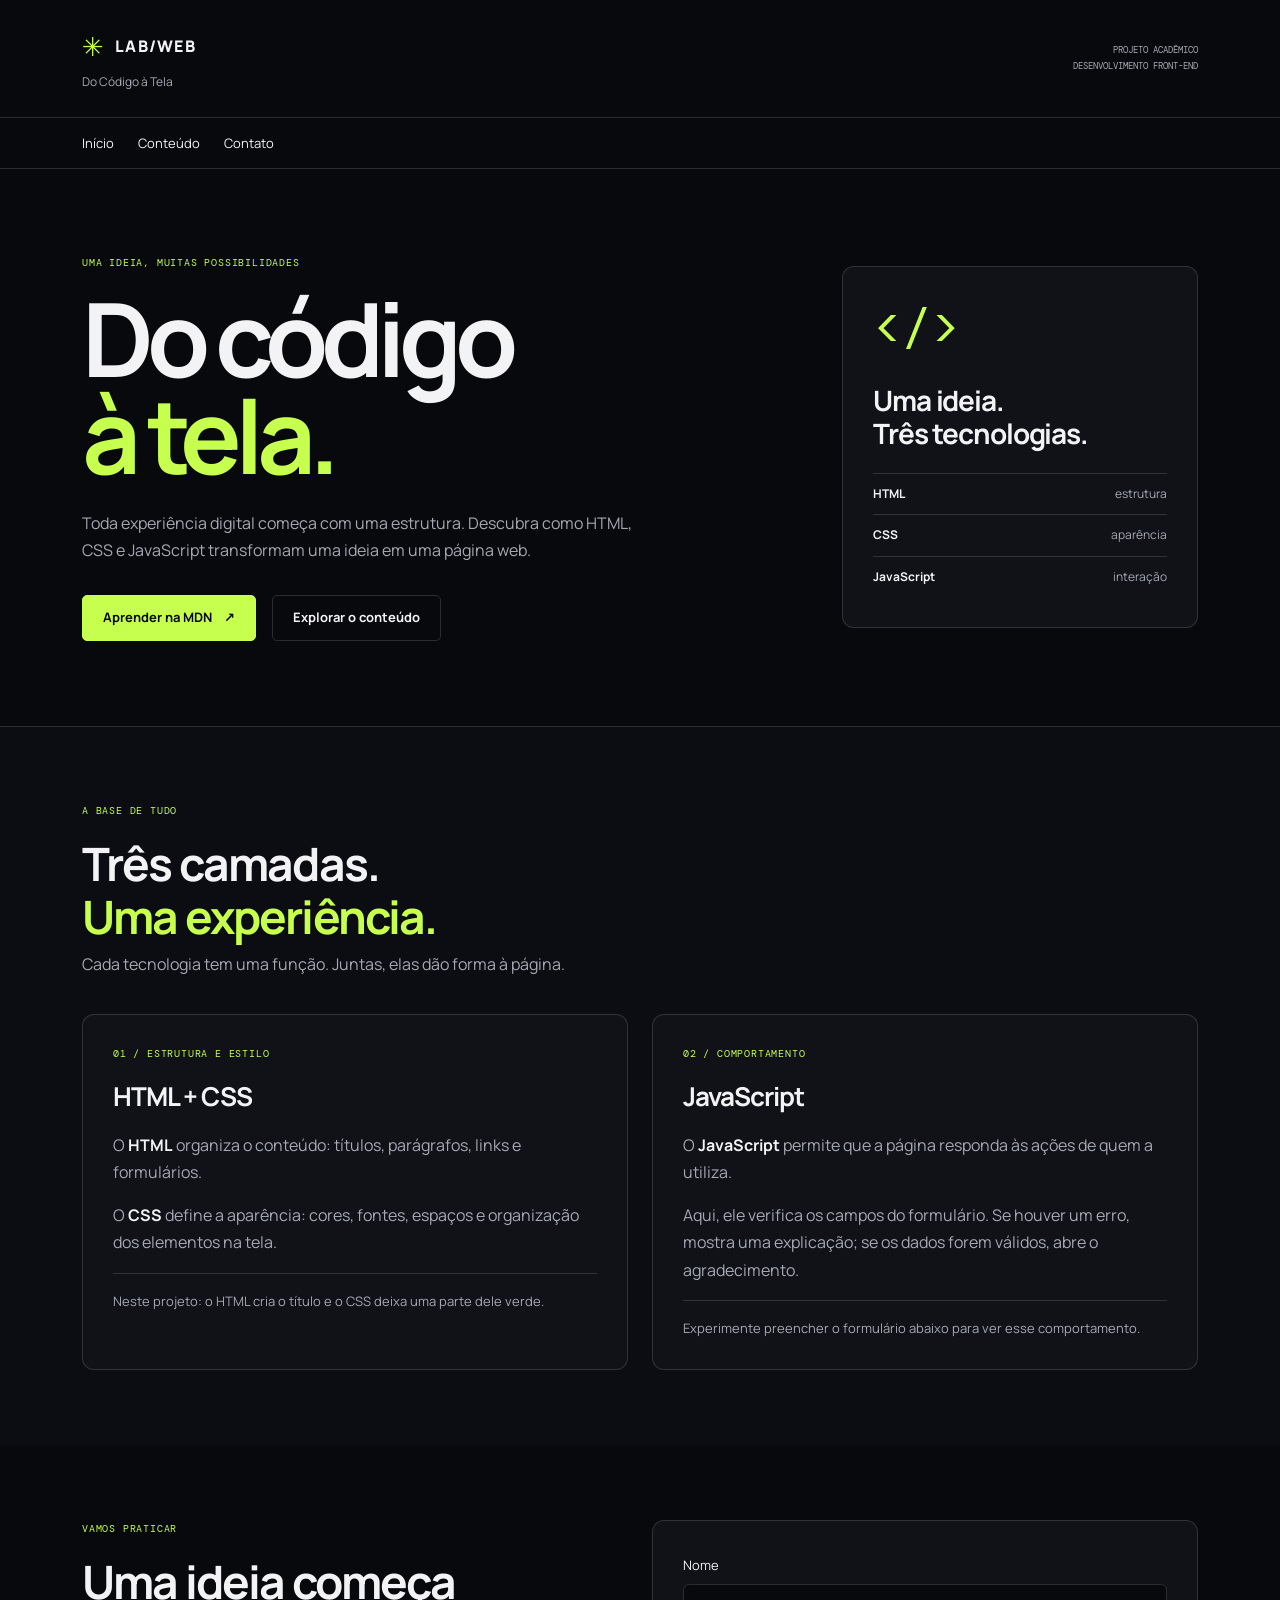
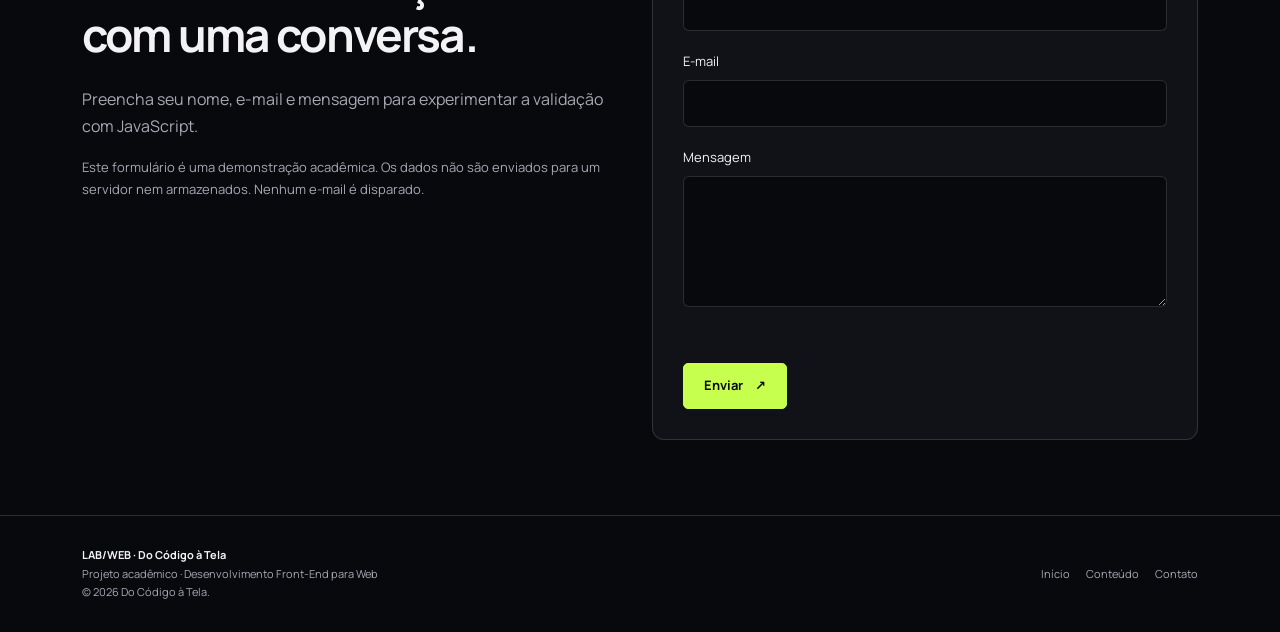
<file: index.html>
<!doctype html>
<html lang="pt-BR">
  <head>
    <meta charset="utf-8">
    <meta name="viewport" content="width=device-width, initial-scale=1">
    <meta name="theme-color" content="#08090d">
    <title>Do Código à Tela</title>
    <!-- O Bootstrap organiza as colunas; o CSS próprio personaliza as cores e os espaços. -->
    <link rel="stylesheet" href="https://cdn.jsdelivr.net/npm/bootstrap@5.3.8/dist/css/bootstrap.min.css" integrity="sha384-sRIl4kxILFvY47J16cr9ZwB07vP4J8+LH7qKQnuqkuIAvNWLzeN8tE5YBujZqJLB" crossorigin="anonymous">
    <link rel="stylesheet" href="style.css">
    <!-- defer executa o JavaScript somente depois que o HTML estiver pronto. -->
    <script src="script.js" defer></script>
  </head>
  <body>
    <!-- TOPO: identificação do projeto e marca. -->
    <header class="topbar">
      <div class="container d-flex justify-content-between align-items-center gap-3">
        <div>
          <a class="brand" href="#inicio"><span aria-hidden="true">✳</span> LAB/WEB</a>
          <p class="project-name">Do Código à Tela</p>
        </div>
        <span class="academic-label">PROJETO ACADÊMICO<br>DESENVOLVIMENTO FRONT-END</span>
      </div>
    </header>

    <!-- MENU: cada link aponta para o ID de uma seção desta página. -->
    <nav class="menu" aria-label="Navegação principal">
      <div class="container d-flex flex-wrap gap-4">
        <a href="#inicio">Início</a>
        <a href="#conteudo">Conteúdo</a>
        <a href="#contato">Contato</a>
      </div>
    </nav>

    <main>
      <!-- DESTAQUE/HERO: apresentação e chamada para a documentação externa. -->
      <section class="hero" id="inicio" aria-labelledby="titulo-principal">
        <div class="container">
          <div class="row g-4 align-items-center">
            <div class="col-lg-8">
              <p class="eyebrow">UMA IDEIA, MUITAS POSSIBILIDADES</p>
              <h1 id="titulo-principal">Do código<br><em>à tela.</em></h1>
              <p class="hero-description">Toda experiência digital começa com uma estrutura. Descubra como HTML, CSS e JavaScript transformam uma ideia em uma página web.</p>
              <div class="d-flex flex-wrap gap-3">
                <a class="btn button-main" href="https://developer.mozilla.org/pt-BR/docs/Web" target="_blank" rel="noopener noreferrer">Aprender na MDN <span aria-hidden="true">↗</span></a>
                <a class="btn button-secondary" href="#conteudo">Explorar o conteúdo</a>
              </div>
            </div>
            <div class="col-lg-4">
              <aside class="hero-card" aria-label="As três tecnologias da página">
                <span class="code-symbol" aria-hidden="true">&lt;/&gt;</span>
                <h2>Uma ideia.<br>Três tecnologias.</h2>
                <ul class="technology-list">
                  <li><strong>HTML</strong><span>estrutura</span></li>
                  <li><strong>CSS</strong><span>aparência</span></li>
                  <li><strong>JavaScript</strong><span>interação</span></li>
                </ul>
              </aside>
            </div>
          </div>
        </div>
      </section>

      <!-- DUAS COLUNAS: container centraliza o conteúdo e row agrupa as colunas. -->
      <section class="content-section" id="conteudo" aria-labelledby="titulo-conteudo">
        <div class="container">
          <div class="section-heading">
            <p class="eyebrow">A BASE DE TUDO</p>
            <h2 id="titulo-conteudo">Três camadas.<br><em>Uma experiência.</em></h2>
            <p>Cada tecnologia tem uma função. Juntas, elas dão forma à página.</p>
          </div>
          <div class="row g-4">
            <!-- col-md-6 ocupa metade da linha a partir de 768 px; no celular ocupa a linha inteira. -->
            <div class="col-md-6">
              <article class="content-card h-100">
                <p class="eyebrow">01 / ESTRUTURA E ESTILO</p>
                <h3>HTML + CSS</h3>
                <p>O <strong>HTML</strong> organiza o conteúdo: títulos, parágrafos, links e formulários.</p>
                <p>O <strong>CSS</strong> define a aparência: cores, fontes, espaços e organização dos elementos na tela.</p>
                <p class="card-example">Neste projeto: o HTML cria o título e o CSS deixa uma parte dele verde.</p>
              </article>
            </div>
            <div class="col-md-6">
              <article class="content-card h-100">
                <p class="eyebrow">02 / COMPORTAMENTO</p>
                <h3>JavaScript</h3>
                <p>O <strong>JavaScript</strong> permite que a página responda às ações de quem a utiliza.</p>
                <p>Aqui, ele verifica os campos do formulário. Se houver um erro, mostra uma explicação; se os dados forem válidos, abre o agradecimento.</p>
                <p class="card-example">Experimente preencher o formulário abaixo para ver esse comportamento.</p>
              </article>
            </div>
          </div>
        </div>
      </section>

      <!-- FORMULÁRIO: demonstração local, sem servidor ou envio de e-mail. -->
      <section class="contact-section" id="contato" aria-labelledby="titulo-contato">
        <div class="container">
          <div class="row g-4 align-items-start">
            <div class="col-md-6">
              <p class="eyebrow">VAMOS PRATICAR</p>
              <h2 id="titulo-contato">Uma ideia começa<br>com uma conversa.</h2>
              <p>Preencha seu nome, e-mail e mensagem para experimentar a validação com JavaScript.</p>
              <p class="form-note" id="aviso-contato">Este formulário é uma demonstração acadêmica. Os dados não são enviados para um servidor nem armazenados. Nenhum e-mail é disparado.</p>
            </div>
            <div class="col-md-6">
              <!-- novalidate permite que o JavaScript apresente as mensagens de erro personalizadas. -->
              <form class="contact-form" id="formulario" aria-describedby="aviso-contato" novalidate>
                <!-- Os campos não têm name, pois esta demonstração não precisa enviar dados. -->
                <div class="mb-3">
                  <label class="form-label" for="nome">Nome</label>
                  <input class="form-control" type="text" id="nome" autocomplete="name" aria-describedby="erro-formulario" required>
                </div>
                <div class="mb-3">
                  <label class="form-label" for="email">E-mail</label>
                  <input class="form-control" type="email" id="email" autocomplete="email" aria-describedby="erro-formulario" required>
                </div>
                <div class="mb-3">
                  <label class="form-label" for="mensagem">Mensagem</label>
                  <textarea class="form-control" id="mensagem" rows="5" aria-describedby="erro-formulario" required></textarea>
                </div>
                <!-- O leitor de tela anuncia a mensagem de erro quando ela aparece. -->
                <p class="form-error" id="erro-formulario" role="alert"></p>
                <button class="btn button-main" type="submit">Enviar <span aria-hidden="true">↗</span></button>
                <noscript><p class="form-note">Ative o JavaScript do navegador para validar os campos e continuar.</p></noscript>
              </form>
            </div>
          </div>
        </div>
      </section>
    </main>

    <!-- RODAPÉ: identificação acadêmica, direitos autorais e links internos. -->
    <footer class="site-footer">
      <div class="container d-flex flex-wrap justify-content-between align-items-center gap-3">
        <div>
          <p class="footer-brand">LAB/WEB · Do Código à Tela</p>
          <p>Projeto acadêmico · Desenvolvimento Front-End para Web</p>
          <p>&copy; 2026 Do Código à Tela.</p>
        </div>
        <nav class="d-flex flex-wrap gap-3" aria-label="Navegação do rodapé">
          <a href="#inicio">Início</a>
          <a href="#conteudo">Conteúdo</a>
          <a href="#contato">Contato</a>
        </nav>
      </div>
    </footer>
  </body>
</html>
</file>
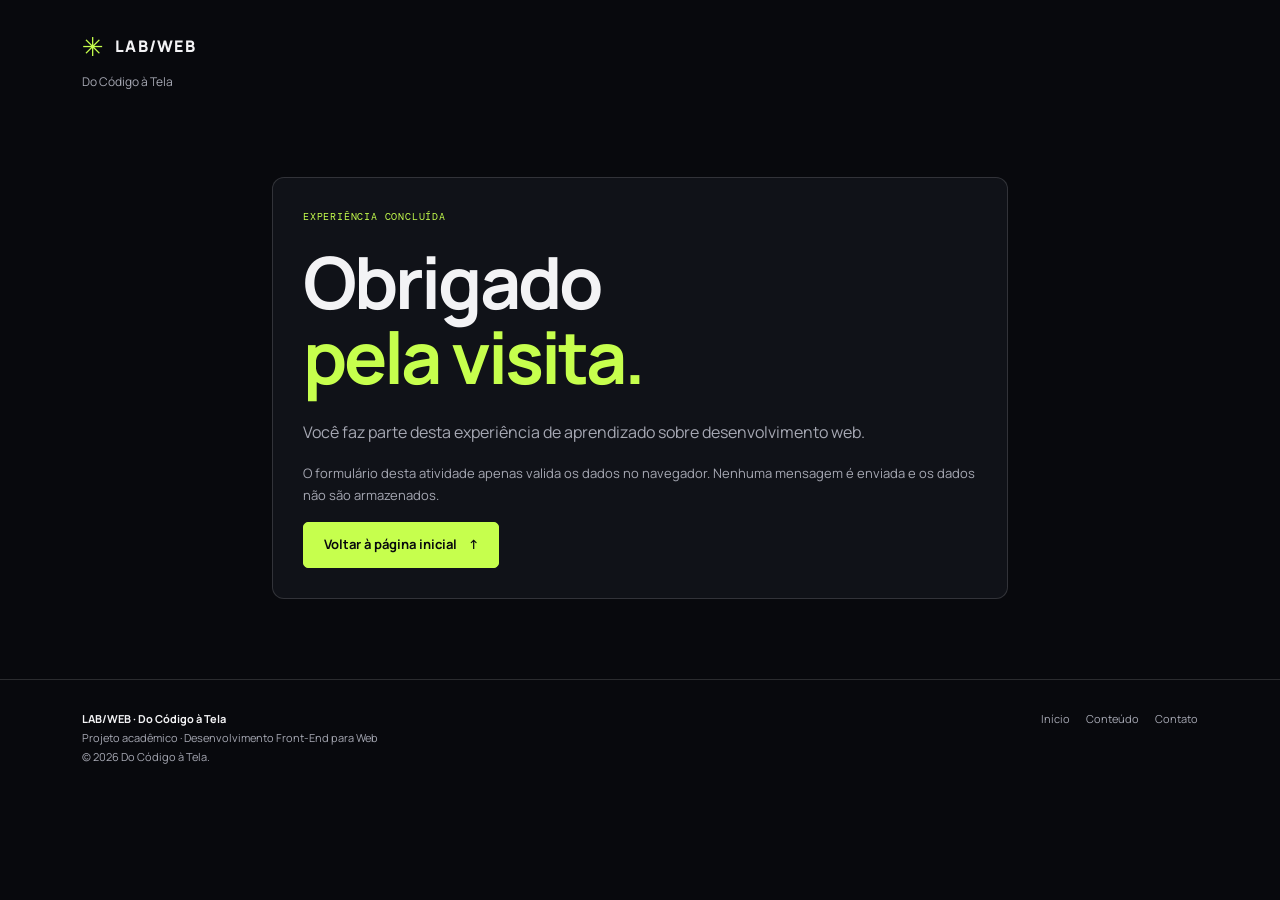
<file: obrigado.html>
<!doctype html>
<html lang="pt-BR">
  <head>
    <meta charset="utf-8">
    <meta name="viewport" content="width=device-width, initial-scale=1">
    <meta name="theme-color" content="#08090d">
    <title>Obrigado | Do Código à Tela</title>
    <!-- As duas páginas compartilham o Bootstrap e o mesmo CSS próprio. -->
    <link rel="stylesheet" href="https://cdn.jsdelivr.net/npm/bootstrap@5.3.8/dist/css/bootstrap.min.css" integrity="sha384-sRIl4kxILFvY47J16cr9ZwB07vP4J8+LH7qKQnuqkuIAvNWLzeN8tE5YBujZqJLB" crossorigin="anonymous">
    <link rel="stylesheet" href="style.css">
  </head>
  <body>
    <!-- TOPO: a marca retorna à página principal. -->
    <header class="topbar">
      <div class="container">
        <a class="brand" href="index.html#inicio"><span aria-hidden="true">✳</span> LAB/WEB</a>
        <p class="project-name">Do Código à Tela</p>
      </div>
    </header>

    <!-- AGRADECIMENTO: informa o caráter demonstrativo do formulário. -->
    <main class="container thanks-main">
      <section class="thanks-card" aria-labelledby="titulo-obrigado">
        <p class="eyebrow">EXPERIÊNCIA CONCLUÍDA</p>
        <h1 id="titulo-obrigado">Obrigado<br><em>pela visita.</em></h1>
        <p>Você faz parte desta experiência de aprendizado sobre desenvolvimento web.</p>
        <p class="form-note">O formulário desta atividade apenas valida os dados no navegador. Nenhuma mensagem é enviada e os dados não são armazenados.</p>
        <a class="btn button-main" href="index.html#inicio">Voltar à página inicial <span aria-hidden="true">↑</span></a>
      </section>
    </main>

    <!-- RODAPÉ: créditos acadêmicos e navegação de retorno. -->
    <footer class="site-footer">
      <div class="container d-flex flex-wrap justify-content-between gap-3">
        <div>
          <p class="footer-brand">LAB/WEB · Do Código à Tela</p>
          <p>Projeto acadêmico · Desenvolvimento Front-End para Web</p>
          <p>&copy; 2026 Do Código à Tela.</p>
        </div>
        <nav class="d-flex flex-wrap gap-3" aria-label="Navegação do rodapé">
          <a href="index.html#inicio">Início</a>
          <a href="index.html#conteudo">Conteúdo</a>
          <a href="index.html#contato">Contato</a>
        </nav>
      </div>
    </footer>
  </body>
</html>
</file>
<file: style.css>
/* Fontes: uma para os textos e outra para os pequenos detalhes. */
@import url('https://fonts.googleapis.com/css2?family=DM+Mono:wght@400;500&family=Manrope:wght@400;500;600;700;800&display=swap');

/* CONFIGURAÇÕES GERAIS: variáveis evitam repetir cores em vários lugares. */
:root {
  --background: #08090d;
  --surface: #101218;
  --text: #f3f3f5;
  --muted: #a6a8b3;
  --green: #c6ff4d;
  --border: #ffffff24;
}

/* Inclui borda e preenchimento no cálculo da largura dos elementos. */
* {
  box-sizing: border-box;
}

html {
  scroll-behavior: smooth;
}

body {
  margin: 0;
  background: var(--background);
  color: var(--text);
  font-family: 'Manrope', system-ui, sans-serif;
  line-height: 1.7;
}

a {
  color: inherit;
  text-decoration: none;
}

a:hover {
  color: var(--green);
}

/* O contorno mostra qual link ou botão está selecionado pelo teclado. */
a:focus-visible,
button:focus-visible {
  outline: 2px solid var(--green);
  outline-offset: 4px;
}

h1,
h2,
h3 {
  color: var(--text);
  font-weight: 700;
  letter-spacing: -.04em;
}

h2 {
  font-size: clamp(30px, 4vw, 46px);
  line-height: 1.15;
}

h3 {
  margin-bottom: 20px;
  font-size: 26px;
}

h1 em,
h2 em {
  color: var(--green);
  font-style: normal;
}

/* TOPO E MENU: as classes flex do Bootstrap alinham seus itens. */
.topbar {
  padding: 24px 0;
}

.brand {
  display: inline-flex;
  align-items: center;
  gap: 10px;
  font-size: 16px;
  font-weight: 800;
  letter-spacing: .08em;
}

.brand span {
  color: var(--green);
  font-size: 26px;
}

.project-name {
  margin: 4px 0 0;
  color: var(--muted);
  font-size: 12px;
}

.academic-label {
  color: var(--muted);
  font: 9px/1.8 'DM Mono', monospace;
  text-align: right;
}

.menu {
  padding: 14px 0;
  border-top: 1px solid var(--border);
  border-bottom: 1px solid var(--border);
  font-size: 13px;
}

/* HERO: apresentação simples, sem posicionamento absoluto ou animações. */
.hero {
  padding: 85px 0;
}

.eyebrow {
  margin-bottom: 18px;
  color: var(--green);
  font: 10px/1.8 'DM Mono', monospace;
  letter-spacing: .08em;
}

.hero h1 {
  margin-bottom: 26px;
  font-size: clamp(58px, 8vw, 108px);
  line-height: .95;
  letter-spacing: -.07em;
}

.hero-description {
  max-width: 560px;
  margin-bottom: 30px;
  color: var(--muted);
}

/* Personaliza os botões do Bootstrap com a identidade do projeto. */
.button-main,
.button-secondary {
  display: inline-flex;
  align-items: center;
  justify-content: center;
  gap: 12px;
  min-height: 46px;
  padding: 12px 20px;
  border-radius: 5px;
  font-size: 13px;
  font-weight: 700;
}

.button-main {
  border: 1px solid var(--green);
  background: var(--green);
  color: var(--background);
}

.button-main:hover,
.button-main:active,
.button-main:focus-visible {
  border-color: #d8ff8a;
  background: #d8ff8a;
  color: var(--background);
}

.button-secondary {
  border: 1px solid var(--border);
  color: var(--text);
}

.button-secondary:hover {
  border-color: var(--green);
  color: var(--green);
}

/* Os cartões compartilham fundo e borda para manter o CSS enxuto. */
.hero-card,
.content-card,
.contact-form,
.thanks-card {
  padding: 30px;
  border: 1px solid var(--border);
  border-radius: 12px;
  background: var(--surface);
}

.code-symbol {
  color: var(--green);
  font: 48px 'DM Mono', monospace;
}

.hero-card h2 {
  margin: 24px 0;
  font-size: 28px;
}

.technology-list {
  margin: 0;
  padding: 0;
  list-style: none;
}

/* Flex coloca o nome da tecnologia e sua função nas extremidades da linha. */
.technology-list li {
  display: flex;
  justify-content: space-between;
  gap: 12px;
  padding: 10px 0;
  border-top: 1px solid var(--border);
  font-size: 12px;
}

.technology-list span {
  color: var(--muted);
}

/* CONTEÚDO: o Bootstrap controla as duas colunas e seu empilhamento. */
.content-section {
  padding: 75px 0;
  border-top: 1px solid var(--border);
  background: #0c0d12;
}

.section-heading {
  margin-bottom: 35px;
}

.section-heading > p:last-child,
.content-card > p:not(.eyebrow),
.contact-section p:not(.eyebrow),
.thanks-card > p:not(.eyebrow) {
  color: var(--muted);
}

.content-card strong {
  color: var(--text);
}

.content-card .card-example {
  margin-bottom: 0;
  padding-top: 16px;
  border-top: 1px solid var(--border);
  font-size: 13px;
}

/* FORMULÁRIO: cores escuras e destaque verde no campo em uso. */
.contact-section {
  padding: 75px 0;
}

.contact-section h2 {
  margin-bottom: 24px;
}

.form-note {
  font-size: 13px;
}

.form-label {
  font-size: 13px;
}

.contact-form .form-control {
  padding: 12px;
  border: 1px solid var(--border);
  background: var(--background);
  color: var(--text);
  font-size: 14px;
}

.contact-form .form-control:focus {
  border-color: var(--green);
  background: var(--background);
  color: var(--text);
  box-shadow: 0 0 0 3px #c6ff4d20;
}

.contact-form textarea {
  resize: vertical;
}

/* Reserva espaço para o erro, evitando deslocar o botão quando ele aparecer. */
.contact-form p.form-error {
  min-height: 24px;
  color: #ffb4ab;
  font-size: 13px;
}

/* RODAPÉ E AGRADECIMENTO. */
.site-footer {
  padding: 30px 0;
  border-top: 1px solid var(--border);
  color: var(--muted);
  font-size: 11px;
}

.site-footer p {
  margin: 0;
}

.footer-brand {
  color: var(--text);
  font-weight: 700;
}

.thanks-main {
  max-width: 760px;
  padding-top: 60px;
  padding-bottom: 80px;
}

.thanks-card h1 {
  margin-bottom: 24px;
  font-size: clamp(42px, 7vw, 72px);
  line-height: 1.05;
}

/* RESPONSIVIDADE: ajusta os espaços em telas pequenas. */
@media (max-width: 767.98px) {
  .academic-label {
    display: none;
  }

  .hero,
  .content-section,
  .contact-section {
    padding: 48px 0;
  }

  .hero-card,
  .content-card,
  .contact-form,
  .thanks-card {
    padding: 24px;
  }
}

/* Respeita quem prefere evitar o movimento da rolagem suave. */
@media (prefers-reduced-motion: reduce) {
  html {
    scroll-behavior: auto;
  }
}
</file>
